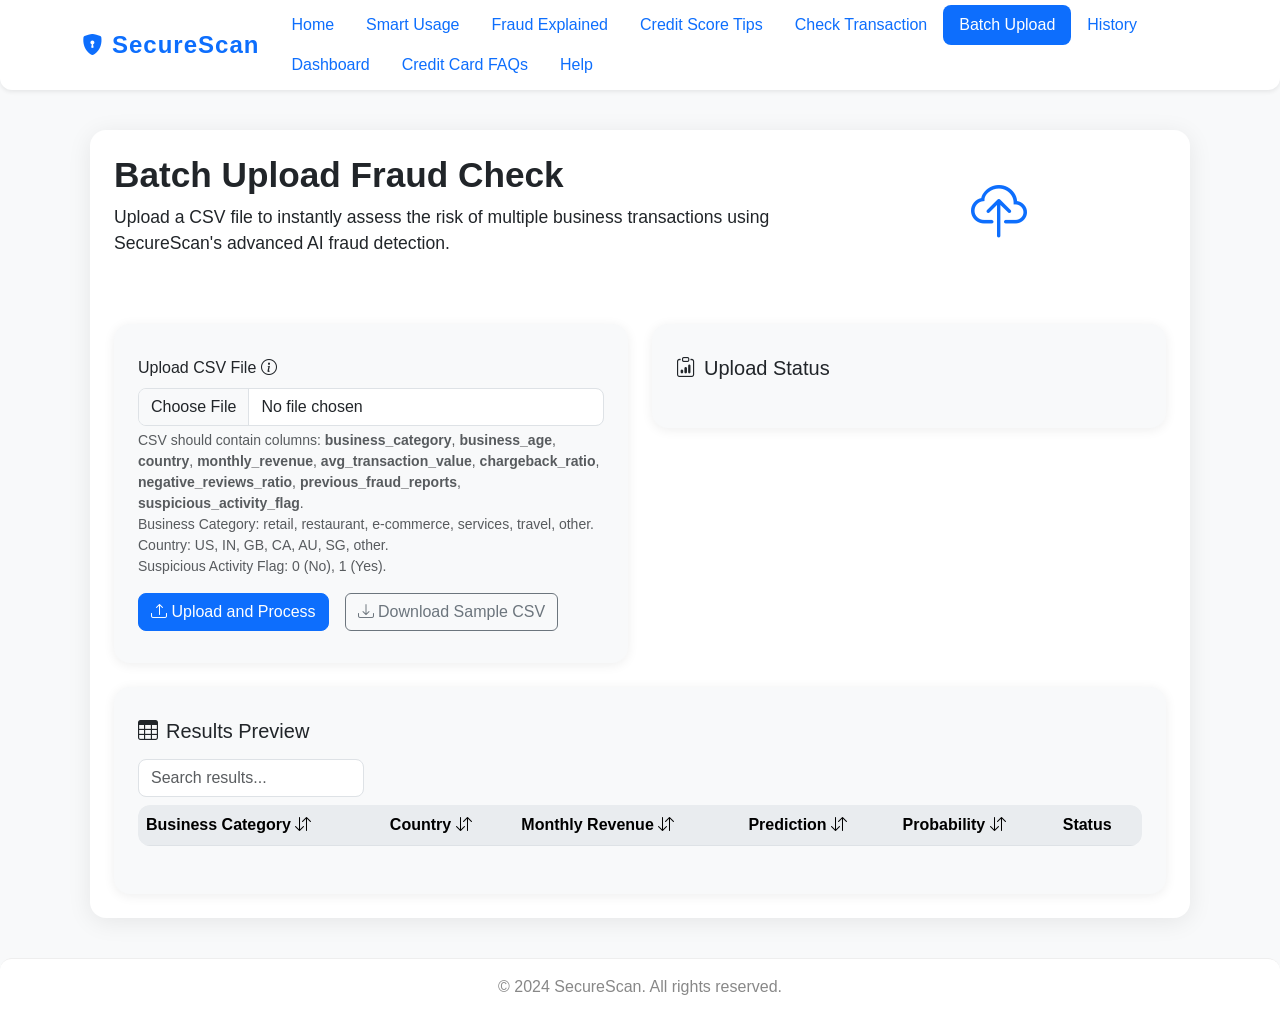
<file: Project/frontend/batch.html>
<!DOCTYPE html>
<html lang="en">
<head>
    <meta charset="UTF-8">
    <meta name="viewport" content="width=device-width, initial-scale=1.0">
    <title>SecureScan - Batch Upload</title>
    <link href="https://cdn.jsdelivr.net/npm/bootstrap@5.3.2/dist/css/bootstrap.min.css" rel="stylesheet">
    <link href="styles.css" rel="stylesheet">
    <link rel="stylesheet" href="https://cdn.jsdelivr.net/npm/bootstrap-icons@1.7.2/font/bootstrap-icons.css">
    <style>
        body { background: #f8f9fa; }
        .main-card { max-width: 1100px; margin: 40px auto; border-radius: 16px; box-shadow: 0 4px 24px rgba(0,0,0,0.08); background: #fff; }
        .footer { background: #fff; border-top: 1px solid #eee; padding: 1rem 0; text-align: center; color: #888; margin-top: 2rem; }
        .navbar-brand .bi { font-size: 1.3rem !important; }
        .navbar-brand { font-size: 1.5rem !important; padding-top: 0.2rem; padding-bottom: 0.2rem; }
        .navbar { padding-top: 0.3rem !important; padding-bottom: 0.3rem !important; }
        .hero-title { font-size: 2.2rem; font-weight: 700; margin-bottom: 0.7rem; }
        .hero-lead { font-size: 1.1rem; margin-bottom: 1.2rem; }
        .form-card, .status-card, .results-card { background: #f8f9fa; border-radius: 16px; box-shadow: 0 2px 12px rgba(0,0,0,0.07); padding: 2rem 1.5rem; margin-top: 1.5rem; }
        .form-label { font-weight: 500; }
        .btn-primary { min-width: 160px; }
        .results-card { margin-top: 2rem; }
        #backToTop { display:none; position:fixed; bottom:30px; right:30px; z-index:1050; background:#0d6efd; color:#fff; border:none; border-radius:50%; width:44px; height:44px; font-size:1.5rem; box-shadow:0 2px 8px rgba(0,0,0,0.12); }
        #backToTop:hover { background:#0b5ed7; }
        #spinnerOverlay { display:none; position:fixed; top:0; left:0; right:0; bottom:0; background:rgba(255,255,255,0.7); z-index:2000; align-items:center; justify-content:center; }
        @media (max-width: 992px) {
            .main-card { padding: 1.2rem 0.5rem !important; }
            .hero-title { font-size: 1.5rem; }
            .form-card, .status-card, .results-card { padding: 1rem 0.5rem; }
        }
    </style>
</head>
<body>
    <nav class="navbar navbar-expand-lg navbar-light bg-white shadow-sm mb-4">
        <div class="container">
            <span class="navbar-brand brand d-flex align-items-center">
                <i class="bi bi-shield-lock-fill me-2" style="font-size: 1.3rem; color: #0d6efd;" aria-label="SecureScan logo"></i>
                <span>SecureScan</span>
            </span>
            <button class="navbar-toggler" type="button" data-bs-toggle="collapse" data-bs-target="#navbarNav">
                <span class="navbar-toggler-icon"></span>
            </button>
            <div class="collapse navbar-collapse" id="navbarNav">
                <ul class="nav nav-pills">
                    <li class="nav-item"><a class="nav-link" href="index.html">Home</a></li>
                    <li class="nav-item"><a class="nav-link" href="smart_usage.html">Smart Usage</a></li>
                    <li class="nav-item"><a class="nav-link" href="fraud_explained.html">Fraud Explained</a></li>
                    <li class="nav-item"><a class="nav-link" href="credit_score.html">Credit Score Tips</a></li>
                    <li class="nav-item"><a class="nav-link" href="check.html">Check Transaction</a></li>
                    <li class="nav-item"><a class="nav-link active" href="batch.html">Batch Upload</a></li>
                    <li class="nav-item"><a class="nav-link" href="history.html">History</a></li>
                    <li class="nav-item"><a class="nav-link" href="dashboard.html">Dashboard</a></li>
                    <li class="nav-item"><a class="nav-link" href="credit_faq.html">Credit Card FAQs</a></li>
                    <li class="nav-item"><a class="nav-link" href="help.html">Help</a></li>
                </ul>
            </div>
        </div>
    </nav>
    <div class="container main-card p-4">
        <!-- Hero Section -->
        <div class="row align-items-center mb-4">
            <div class="col-md-8">
                <h1 class="hero-title mb-2">Batch Upload Fraud Check</h1>
                <p class="hero-lead">Upload a CSV file to instantly assess the risk of multiple business transactions using SecureScan's advanced AI fraud detection.</p>
            </div>
            <div class="col-md-4 text-center">
                <i class="bi bi-cloud-upload" style="font-size:3.5rem;color:#0d6efd;"></i>
            </div>
        </div>
        <!-- Form and Status Row -->
        <div class="row g-4">
            <div class="col-lg-6">
                <div class="form-card">
                    <form id="uploadForm">
                        <div class="mb-3">
                            <label for="csvFile" class="form-label">Upload CSV File <i class="bi bi-info-circle" data-bs-toggle="tooltip" title="CSV must include all required columns. See below for details."></i></label>
                            <input type="file" class="form-control" id="csvFile" accept=".csv" required aria-label="Upload CSV file">
                            <div class="form-text">
                                CSV should contain columns: <strong>business_category</strong>, <strong>business_age</strong>, <strong>country</strong>, <strong>monthly_revenue</strong>, <strong>avg_transaction_value</strong>, <strong>chargeback_ratio</strong>, <strong>negative_reviews_ratio</strong>, <strong>previous_fraud_reports</strong>, <strong>suspicious_activity_flag</strong>.<br>
                                <span class="text-muted">Business Category: retail, restaurant, e-commerce, services, travel, other.<br>Country: US, IN, GB, CA, AU, SG, other.<br>Suspicious Activity Flag: 0 (No), 1 (Yes).</span>
                            </div>
                            <div class="invalid-feedback" id="fileError">Please select a valid CSV file.</div>
                        </div>
                        <div class="d-grid gap-2 d-md-flex justify-content-md-start mt-3">
                            <button type="submit" class="btn btn-primary" id="uploadBtn">
                                <i class="bi bi-upload"></i> Upload and Process
                            </button>
                            <button type="button" class="btn btn-outline-secondary ms-2" id="downloadSample" aria-label="Download sample CSV">
                                <i class="bi bi-download"></i> Download Sample CSV
                            </button>
                        </div>
                    </form>
                </div>
            </div>
            <div class="col-lg-6">
                <div class="status-card">
                    <h5 class="mb-3"><i class="bi bi-clipboard-data me-2"></i>Upload Status</h5>
                    <div id="uploadStatus" class="d-none">
                        <div class="progress mb-3">
                            <div class="progress-bar progress-bar-striped progress-bar-animated" role="progressbar" style="width: 0%"></div>
                        </div>
                        <p class="mb-0" id="statusText">Processing...</p>
                    </div>
                    <div id="uploadResult" class="d-none mt-3">
                        <h6>Results</h6>
                        <p>Total Processed: <span id="totalProcessed"></span></p>
                        <p>Success Rate: <span id="successRate"></span></p>
                        <button class="btn btn-success btn-sm" id="downloadResults">
                            <i class="bi bi-download"></i> Download Results
                        </button>
                    </div>
                </div>
            </div>
        </div>
        <!-- Results Preview -->
        <div class="results-card mt-4">
            <h5 class="mb-3"><i class="bi bi-table me-2"></i>Results Preview</h5>
            <div class="d-flex justify-content-between align-items-center mb-2">
                <input type="text" class="form-control w-auto" id="resultsSearch" placeholder="Search results..." aria-label="Search batch results" style="max-width: 250px;">
            </div>
            <div class="table-responsive">
                <table class="table table-striped" id="resultsTable">
                    <thead>
                        <tr>
                            <th role="button" tabindex="0" aria-label="Sort by Business Category" data-sort="business_category">Business Category <i class="bi bi-arrow-down-up"></i></th>
                            <th role="button" tabindex="0" aria-label="Sort by Country" data-sort="country">Country <i class="bi bi-arrow-down-up"></i></th>
                            <th role="button" tabindex="0" aria-label="Sort by Monthly Revenue" data-sort="monthly_revenue">Monthly Revenue <i class="bi bi-arrow-down-up"></i></th>
                            <th role="button" tabindex="0" aria-label="Sort by Prediction" data-sort="prediction">Prediction <i class="bi bi-arrow-down-up"></i></th>
                            <th role="button" tabindex="0" aria-label="Sort by Probability" data-sort="probability">Probability <i class="bi bi-arrow-down-up"></i></th>
                            <th>Status</th>
                        </tr>
                    </thead>
                    <tbody></tbody>
                </table>
            </div>
        </div>
    </div>
    <div class="footer">&copy; 2024 SecureScan. All rights reserved.</div>
    <!-- Toast Container -->
    <div class="toast-container" id="toastContainer" aria-live="polite"></div>
    <!-- Spinner Overlay -->
    <div id="spinnerOverlay" style="display:none; position:fixed; top:0; left:0; right:0; bottom:0; background:rgba(255,255,255,0.7); z-index:2000; align-items:center; justify-content:center;">
      <div class="spinner-border text-primary" role="status"><span class="visually-hidden">Loading...</span></div>
    </div>
    <button id="backToTop" title="Back to Top" onclick="window.scrollTo({top:0,behavior:'smooth'});"><i class="bi bi-arrow-up"></i></button>
    <script src="https://cdn.jsdelivr.net/npm/bootstrap@5.3.2/dist/js/bootstrap.bundle.min.js"></script>
    <script>
    function showSpinner(show=true) {
      var spinner = document.getElementById('spinnerOverlay');
      if (spinner) spinner.style.display = show ? 'flex' : 'none';
    }
    function showToast(message, type = 'info') {
        const toastId = 'toast' + Date.now();
        const icon = type === 'success' ? 'bi-check-circle-fill' : type === 'error' ? 'bi-exclamation-triangle-fill' : 'bi-info-circle-fill';
        const bg = type === 'success' ? 'bg-success' : type === 'error' ? 'bg-danger' : 'bg-primary';
        const toast = document.createElement('div');
        toast.className = `toast align-items-center text-white ${bg}`;
        toast.id = toastId;
        toast.setAttribute('role', 'alert');
        toast.setAttribute('aria-live', 'assertive');
        toast.setAttribute('aria-atomic', 'true');
        toast.innerHTML = `
            <div class="d-flex">
                <div class="toast-body"><i class="bi ${icon} me-2"></i>${message}</div>
                <button type="button" class="btn-close btn-close-white me-2 m-auto" data-bs-dismiss="toast" aria-label="Close"></button>
            </div>
        `;
        document.getElementById('toastContainer').appendChild(toast);
        const bsToast = new bootstrap.Toast(toast, { delay: 3500 });
        bsToast.show();
        toast.addEventListener('hidden.bs.toast', () => toast.remove());
    }
    // Back to Top logic
    window.addEventListener('scroll', function() {
      document.getElementById('backToTop').style.display = window.scrollY > 200 ? 'block' : 'none';
    });
    // Enable Bootstrap tooltips
    var tooltipTriggerList = [].slice.call(document.querySelectorAll('[data-bs-toggle="tooltip"]'));
    tooltipTriggerList.forEach(function (tooltipTriggerEl) {
      new bootstrap.Tooltip(tooltipTriggerEl);
    });
    // Sample CSV download
    document.getElementById('downloadSample').addEventListener('click', function() {
        const headers = [
            'business_category','business_age','country','monthly_revenue','avg_transaction_value','chargeback_ratio','negative_reviews_ratio','previous_fraud_reports','suspicious_activity_flag'
        ];
        const sample = [
            'retail', '5', 'US', '10000', '100', '0.01', '0.02', '0', '0'
        ];
        const csv = headers.join(',') + '\n' + sample.join(',');
        const blob = new Blob([csv], { type: 'text/csv' });
        const url = window.URL.createObjectURL(blob);
        const a = document.createElement('a');
        a.href = url;
        a.download = 'sample_batch_upload.csv';
        document.body.appendChild(a);
        a.click();
        document.body.removeChild(a);
        window.URL.revokeObjectURL(url);
    });
    // Table sorting and searching for batch results
    let batchTableData = [];
    let batchSortCol = 'business_category';
    let batchSortDir = 'asc';
    function renderBatchTable(data) {
        const tbody = document.getElementById('resultsTable').querySelector('tbody');
        tbody.innerHTML = '';
        data.forEach(r => {
            const tr = document.createElement('tr');
            tr.innerHTML = `
                <td>${r.business_category || '-'}</td>
                <td>${r.country || '-'}</td>
                <td>${r.monthly_revenue || '-'}</td>
                <td>${r.prediction !== undefined ? (r.prediction ? 'Fraud' : 'Safe') : '-'}</td>
                <td>${r.probability !== undefined ? (r.probability * 100).toFixed(1) + '%' : '-'}</td>
                <td>${r.error ? `<span class="text-danger">${r.error}</span>` : `<span class="text-success">Success</span>`}</td>
            `;
            tr.classList.add('new-row');
            tbody.appendChild(tr);
        });
    }
    function sortBatchTable(col) {
        if (batchSortCol === col) batchSortDir = batchSortDir === 'asc' ? 'desc' : 'asc';
        else { batchSortCol = col; batchSortDir = 'asc'; }
        batchTableData.sort((a, b) => {
            let v1 = a.input?.[col] ?? '', v2 = b.input?.[col] ?? '';
            if (col === 'prediction') { v1 = a.prediction ?? ''; v2 = b.prediction ?? ''; }
            if (col === 'probability') { v1 = a.probability ?? 0; v2 = b.probability ?? 0; }
            if (typeof v1 === 'string') v1 = v1.toLowerCase();
            if (typeof v2 === 'string') v2 = v2.toLowerCase();
            if (v1 < v2) return batchSortDir === 'asc' ? -1 : 1;
            if (v1 > v2) return batchSortDir === 'asc' ? 1 : -1;
            return 0;
        });
        renderBatchTable(batchTableData);
    }
    document.querySelectorAll('#resultsTable thead th[data-sort]').forEach(th => {
        th.addEventListener('click', () => sortBatchTable(th.dataset.sort));
        th.addEventListener('keydown', e => { if (e.key === 'Enter') sortBatchTable(th.dataset.sort); });
    });
    document.getElementById('resultsSearch').addEventListener('input', function() {
        const q = this.value.toLowerCase();
        renderBatchTable(batchTableData.filter(r =>
            Object.values(r.input || {}).some(val => String(val).toLowerCase().includes(q)) ||
            (r.prediction !== undefined && (r.prediction ? 'fraud' : 'safe').includes(q)) ||
            (r.error && r.error.toLowerCase().includes(q))
        ));
    });
    // Inline validation for file
    document.getElementById('uploadForm').addEventListener('submit', async (e) => {
        e.preventDefault();
        const fileInput = document.getElementById('csvFile');
        const file = fileInput.files[0];
        const fileError = document.getElementById('fileError');
        fileInput.classList.remove('is-invalid');
        fileError.style.display = 'none';
        if (!file || !file.name.endsWith('.csv')) {
            fileInput.classList.add('is-invalid');
            fileError.textContent = 'Please select a valid CSV file.';
            fileError.style.display = 'block';
            showToast('Please select a valid CSV file.', 'error');
            return;
        }
        showSpinner(true);
        const formData = new FormData();
        formData.append('file', file);
        // Show progress
        const uploadStatus = document.getElementById('uploadStatus');
        const uploadResult = document.getElementById('uploadResult');
        const progressBar = uploadStatus.querySelector('.progress-bar');
        const statusText = document.getElementById('statusText');
        uploadStatus.classList.remove('d-none');
        uploadResult.classList.add('d-none');
        progressBar.style.width = '0%';
        statusText.textContent = 'Processing file...';
        try {
            const response = await fetch('http://localhost:5000/batch_upload', {
                method: 'POST',
                body: formData
            });
            const data = await response.json();
            if (data.status === 'success') {
                progressBar.style.width = '100%';
                statusText.textContent = 'Processing complete!';
                // Update results
                batchTableData = data.results;
                renderBatchTable(batchTableData);
                // Show success message
                showToast('File processed successfully!', 'success');
                // Update result stats
                document.getElementById('totalProcessed').textContent = data.results.length;
                const successCount = data.results.filter(r => !r.error).length;
                document.getElementById('successRate').textContent = 
                    ((successCount / data.results.length) * 100).toFixed(1) + '%';
                uploadResult.classList.remove('d-none');
            } else {
                throw new Error(data.error || 'Failed to process file');
            }
        } catch (error) {
            statusText.textContent = 'Error processing file';
            showToast(error.message, 'error');
        } finally {
            showSpinner(false);
        }
    });
    document.getElementById('downloadResults').addEventListener('click', () => {
        const table = document.getElementById('resultsTable');
        const rows = Array.from(table.querySelectorAll('tr'));
        const csvContent = rows.map(row => {
            return Array.from(row.cells)
                .map(cell => `"${cell.textContent.trim()}"`)
                .join(',');
        }).join('\n');
        const blob = new Blob([csvContent], { type: 'text/csv' });
        const url = window.URL.createObjectURL(blob);
        const a = document.createElement('a');
        a.href = url;
        a.download = `fraud_detection_results_${new Date().toISOString().slice(0,10)}.csv`;
        document.body.appendChild(a);
        a.click();
        document.body.removeChild(a);
        window.URL.revokeObjectURL(url);
    });
    </script>
</body>
</html>
</file>
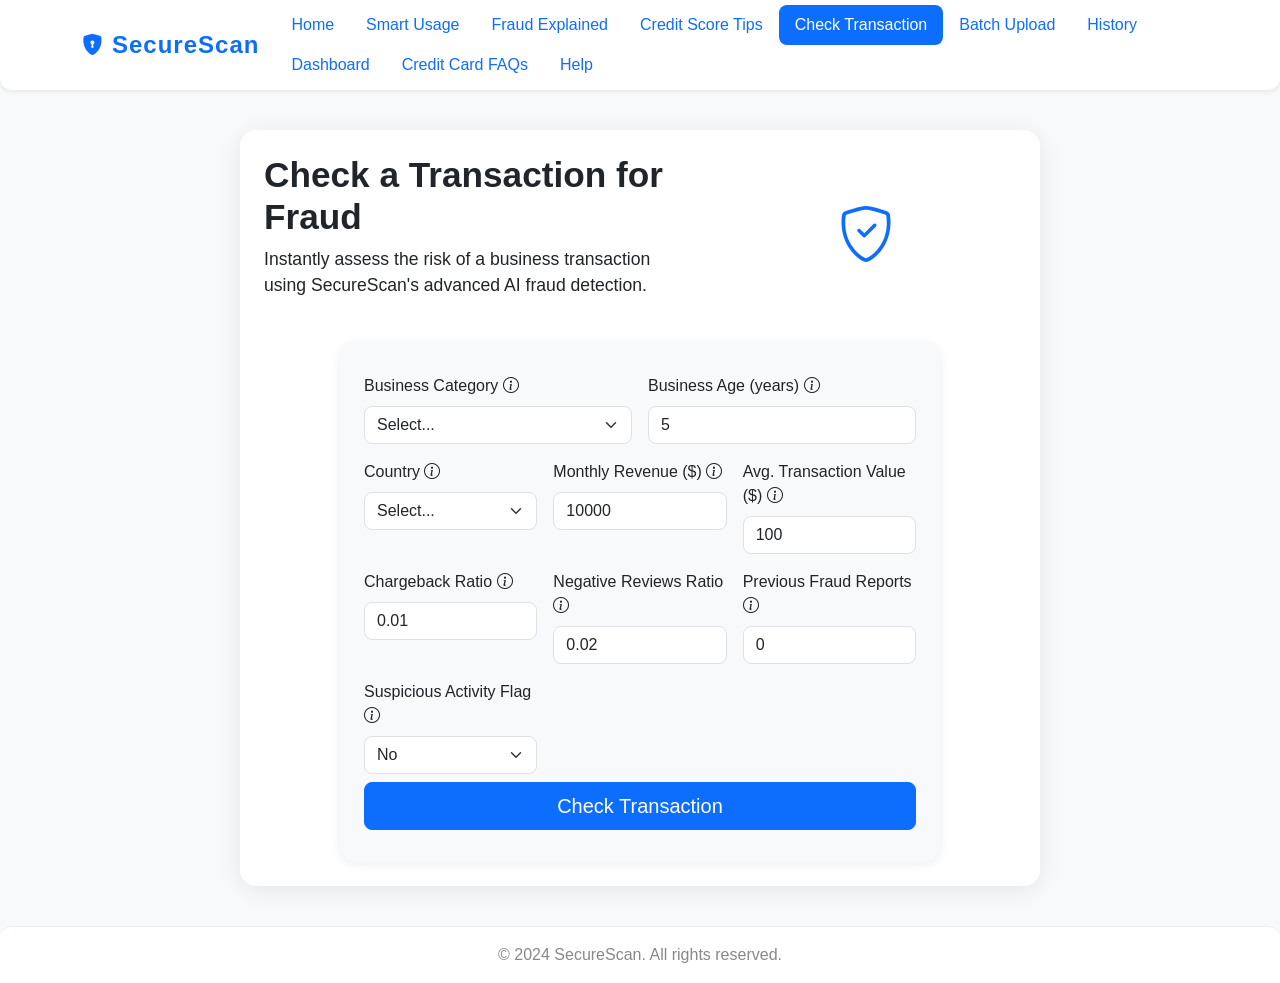
<file: Project/frontend/check.html>
<!DOCTYPE html>
<html lang="en">
<head>
    <meta charset="UTF-8">
    <meta name="viewport" content="width=device-width, initial-scale=1.0">
    <title>SecureScan - Check Transaction</title>
    <link href="https://cdn.jsdelivr.net/npm/bootstrap@5.3.2/dist/css/bootstrap.min.css" rel="stylesheet">
    <link href="styles.css" rel="stylesheet">
    <link rel="stylesheet" href="https://cdn.jsdelivr.net/npm/bootstrap-icons@1.7.2/font/bootstrap-icons.css">
    <style>
        body { background: #f8f9fa; }
        .main-card { max-width: 800px; margin: 40px auto; border-radius: 16px; box-shadow: 0 4px 24px rgba(0,0,0,0.08); background: #fff; }
        .footer { background: #fff; border-top: 1px solid #eee; padding: 1rem 0; text-align: center; color: #888; margin-top: 2rem; }
        .navbar-brand .bi { font-size: 1.3rem !important; }
        .navbar-brand { font-size: 1.5rem !important; padding-top: 0.2rem; padding-bottom: 0.2rem; }
        .navbar { padding-top: 0.3rem !important; padding-bottom: 0.3rem !important; }
        .hero-title { font-size: 2.2rem; font-weight: 700; margin-bottom: 0.7rem; }
        .hero-lead { font-size: 1.1rem; margin-bottom: 1.2rem; }
        .form-card { background: #f8f9fa; border-radius: 16px; box-shadow: 0 2px 12px rgba(0,0,0,0.07); padding: 2rem 1.5rem; margin-top: 1.5rem; }
        .form-label { font-weight: 500; }
        .btn-primary { min-width: 160px; }
        @media (max-width: 768px) {
            .main-card { padding: 1.2rem 0.5rem !important; }
            .hero-title { font-size: 1.5rem; }
            .form-card { padding: 1rem 0.5rem; }
        }
    </style>
</head>
<body>
    <nav class="navbar navbar-expand-lg navbar-light bg-white shadow-sm mb-4">
        <div class="container">
            <span class="navbar-brand brand d-flex align-items-center">
                <i class="bi bi-shield-lock-fill me-2" style="font-size: 1.3rem; color: #0d6efd;" aria-label="SecureScan logo"></i>
                <span>SecureScan</span>
            </span>
            <button class="navbar-toggler" type="button" data-bs-toggle="collapse" data-bs-target="#navbarNav">
                <span class="navbar-toggler-icon"></span>
            </button>
            <div class="collapse navbar-collapse" id="navbarNav">
                <ul class="nav nav-pills">
                    <li class="nav-item"><a class="nav-link" href="index.html">Home</a></li>
                    <li class="nav-item"><a class="nav-link" href="smart_usage.html">Smart Usage</a></li>
                    <li class="nav-item"><a class="nav-link" href="fraud_explained.html">Fraud Explained</a></li>
                    <li class="nav-item"><a class="nav-link" href="credit_score.html">Credit Score Tips</a></li>
                    <li class="nav-item"><a class="nav-link active" href="check.html">Check Transaction</a></li>
                    <li class="nav-item"><a class="nav-link" href="batch.html">Batch Upload</a></li>
                    <li class="nav-item"><a class="nav-link" href="history.html">History</a></li>
                    <li class="nav-item"><a class="nav-link" href="dashboard.html">Dashboard</a></li>
                    <li class="nav-item"><a class="nav-link" href="credit_faq.html">Credit Card FAQs</a></li>
                    <li class="nav-item"><a class="nav-link" href="help.html">Help</a></li>
                </ul>
            </div>
        </div>
    </nav>
    <div class="container main-card p-4">
        <!-- Hero Section -->
        <div class="row align-items-center mb-4">
            <div class="col-md-7">
                <h1 class="hero-title mb-2">Check a Transaction for Fraud</h1>
                <p class="hero-lead">Instantly assess the risk of a business transaction using SecureScan's advanced AI fraud detection.</p>
            </div>
            <div class="col-md-5 text-center">
                <i class="bi bi-shield-check" style="font-size:3.5rem;color:#0d6efd;"></i>
            </div>
        </div>
        <!-- Form Card -->
        <div class="form-card mx-auto" style="max-width:600px;">
            <form id="fraudForm" class="row g-3">
                <div class="col-md-6">
                    <label for="business_category" class="form-label">Business Category <i class="bi bi-info-circle" data-bs-toggle="tooltip" title="E.g. retail, restaurant, e-commerce, etc."></i></label>
                    <select class="form-select" id="business_category" required>
                        <option value="">Select...</option>
                        <option value="retail">Retail</option>
                        <option value="restaurant">Restaurant</option>
                        <option value="e-commerce">E-commerce</option>
                        <option value="services">Services</option>
                        <option value="travel">Travel</option>
                        <option value="other">Other</option>
                    </select>
                    <div class="invalid-feedback">Please select a business category.</div>
                </div>
                <div class="col-md-6">
                    <label for="business_age" class="form-label">Business Age (years) <i class="bi bi-info-circle" data-bs-toggle="tooltip" title="How many years has the business operated?"></i></label>
                    <input type="number" class="form-control" id="business_age" required min="0" value="5">
                    <div class="invalid-feedback">Please enter a valid business age.</div>
                </div>
                <div class="col-md-4">
                    <label for="country" class="form-label">Country <i class="bi bi-info-circle" data-bs-toggle="tooltip" title="Country code, e.g. US, IN, GB, etc."></i></label>
                    <select class="form-select" id="country" required>
                        <option value="">Select...</option>
                        <option value="US">United States</option>
                        <option value="IN">India</option>
                        <option value="GB">United Kingdom</option>
                        <option value="CA">Canada</option>
                        <option value="AU">Australia</option>
                        <option value="SG">Singapore</option>
                        <option value="other">Other</option>
                    </select>
                    <div class="invalid-feedback">Please select a country.</div>
                </div>
                <div class="col-md-4">
                    <label for="monthly_revenue" class="form-label">Monthly Revenue ($) <i class="bi bi-info-circle" data-bs-toggle="tooltip" title="Total monthly revenue in USD."></i></label>
                    <input type="number" class="form-control" id="monthly_revenue" required min="0" value="10000">
                    <div class="invalid-feedback">Please enter a valid revenue.</div>
                </div>
                <div class="col-md-4">
                    <label for="avg_transaction_value" class="form-label">Avg. Transaction Value ($) <i class="bi bi-info-circle" data-bs-toggle="tooltip" title="Average value per transaction in USD."></i></label>
                    <input type="number" class="form-control" id="avg_transaction_value" required min="0" value="100">
                    <div class="invalid-feedback">Please enter a valid value.</div>
                </div>
                <div class="col-md-4">
                    <label for="chargeback_ratio" class="form-label">Chargeback Ratio <i class="bi bi-info-circle" data-bs-toggle="tooltip" title="Ratio of chargebacks (0-1). E.g. 0.01 for 1%."></i></label>
                    <input type="number" class="form-control" id="chargeback_ratio" required min="0" max="1" step="0.01" value="0.01">
                    <div class="invalid-feedback">Please enter a value between 0 and 1.</div>
                </div>
                <div class="col-md-4">
                    <label for="negative_reviews_ratio" class="form-label">Negative Reviews Ratio <i class="bi bi-info-circle" data-bs-toggle="tooltip" title="Ratio of negative reviews (0-1). E.g. 0.02 for 2%."></i></label>
                    <input type="number" class="form-control" id="negative_reviews_ratio" required min="0" max="1" step="0.01" value="0.02">
                    <div class="invalid-feedback">Please enter a value between 0 and 1.</div>
                </div>
                <div class="col-md-4">
                    <label for="previous_fraud_reports" class="form-label">Previous Fraud Reports <i class="bi bi-info-circle" data-bs-toggle="tooltip" title="Number of previous fraud reports."></i></label>
                    <input type="number" class="form-control" id="previous_fraud_reports" required min="0" value="0">
                    <div class="invalid-feedback">Please enter a valid number.</div>
                </div>
                <div class="col-md-4">
                    <label for="suspicious_activity_flag" class="form-label">Suspicious Activity Flag <i class="bi bi-info-circle" data-bs-toggle="tooltip" title="Has suspicious activity been flagged? (Yes/No)"></i></label>
                    <select class="form-select" id="suspicious_activity_flag" required>
                        <option value="0">No</option>
                        <option value="1">Yes</option>
                    </select>
                    <div class="invalid-feedback">Please select an option.</div>
                </div>
                <div class="col-12 d-grid gap-2 mt-2">
                    <button type="submit" class="btn btn-primary btn-lg">Check Transaction</button>
                </div>
            </form>
            <div id="result" class="alert mt-4 d-none"></div>
        </div>
    </div>
    <div class="footer">&copy; 2024 SecureScan. All rights reserved.</div>
    <!-- Toast Container -->
    <div class="toast-container" id="toastContainer" aria-live="polite"></div>
    <!-- Spinner Overlay -->
    <div id="spinnerOverlay" style="display:none; position:fixed; top:0; left:0; right:0; bottom:0; background:rgba(255,255,255,0.7); z-index:2000; align-items:center; justify-content:center;">
      <div class="spinner-border text-primary" role="status"><span class="visually-hidden">Loading...</span></div>
    </div>
    <script src="https://cdn.jsdelivr.net/npm/bootstrap@5.3.2/dist/js/bootstrap.bundle.min.js"></script>
    <script>
    function showSpinner(show=true) {
      var spinner = document.getElementById('spinnerOverlay');
      if (spinner) spinner.style.display = show ? 'flex' : 'none';
    }
    function showToast(message, type = 'info') {
        const toastId = 'toast' + Date.now();
        const icon = type === 'success' ? 'bi-check-circle-fill' : type === 'error' ? 'bi-exclamation-triangle-fill' : 'bi-info-circle-fill';
        const bg = type === 'success' ? 'bg-success' : type === 'error' ? 'bg-danger' : 'bg-primary';
        const toast = document.createElement('div');
        toast.className = `toast align-items-center text-white ${bg}`;
        toast.id = toastId;
        toast.setAttribute('role', 'alert');
        toast.setAttribute('aria-live', 'assertive');
        toast.setAttribute('aria-atomic', 'true');
        toast.innerHTML = `
            <div class="d-flex">
                <div class="toast-body"><i class="bi ${icon} me-2"></i>${message}</div>
                <button type="button" class="btn-close btn-close-white me-2 m-auto" data-bs-dismiss="toast" aria-label="Close"></button>
            </div>
        `;
        document.getElementById('toastContainer').appendChild(toast);
        const bsToast = new bootstrap.Toast(toast, { delay: 3500 });
        bsToast.show();
        toast.addEventListener('hidden.bs.toast', () => toast.remove());
    }
    document.getElementById('fraudForm').addEventListener('submit', async function(e) {
        e.preventDefault();
        let valid = true;
        const form = e.target;
        form.querySelectorAll('input,select').forEach(el => {
          if (!el.checkValidity()) {
            el.classList.add('is-invalid');
            valid = false;
          } else {
            el.classList.remove('is-invalid');
          }
        });
        if (!valid) return;
        showSpinner(true);
        const resultDiv = document.getElementById('result');
        resultDiv.classList.remove('d-none');
        const data = {
            business_category: document.getElementById('business_category').value,
            business_age: parseInt(document.getElementById('business_age').value),
            country: document.getElementById('country').value,
            monthly_revenue: parseFloat(document.getElementById('monthly_revenue').value),
            avg_transaction_value: parseFloat(document.getElementById('avg_transaction_value').value),
            chargeback_ratio: parseFloat(document.getElementById('chargeback_ratio').value),
            negative_reviews_ratio: parseFloat(document.getElementById('negative_reviews_ratio').value),
            previous_fraud_reports: parseInt(document.getElementById('previous_fraud_reports').value),
            suspicious_activity_flag: parseInt(document.getElementById('suspicious_activity_flag').value)
        };
        try {
            const response = await fetch('http://127.0.0.1:5000/check_merchant', {
                method: 'POST',
                headers: { 'Content-Type': 'application/json' },
                body: JSON.stringify(data)
            });
            const res = await response.json();
            if (response.ok) {
                resultDiv.classList.remove('d-none');
                resultDiv.className = 'alert mt-4 ' + (res.prediction === 1 ? 'alert-danger' : 'alert-success');
                resultDiv.innerHTML = `<strong>${res.message}</strong><br>Fraud Probability: ${(res.probability*100).toFixed(2)}%`;
                showToast('Transaction checked successfully!', 'success');
            } else {
                resultDiv.classList.remove('d-none');
                resultDiv.className = 'alert mt-4 alert-warning';
                resultDiv.textContent = res.error || res.message || 'Error occurred.';
                showToast(res.error || res.message || 'Error occurred.', 'error');
            }
        } catch (err) {
            resultDiv.classList.remove('d-none');
            resultDiv.className = 'alert mt-4 alert-warning';
            resultDiv.textContent = 'Server error. Please try again.';
            showToast('Server error. Please try again.', 'error');
        } finally {
            showSpinner(false);
        }
    });
    // Enable Bootstrap tooltips
    var tooltipTriggerList = [].slice.call(document.querySelectorAll('[data-bs-toggle=\"tooltip\"]'));
    tooltipTriggerList.forEach(function (tooltipTriggerEl) {
      new bootstrap.Tooltip(tooltipTriggerEl);
    });
    </script>
</body>
</html>
</file>
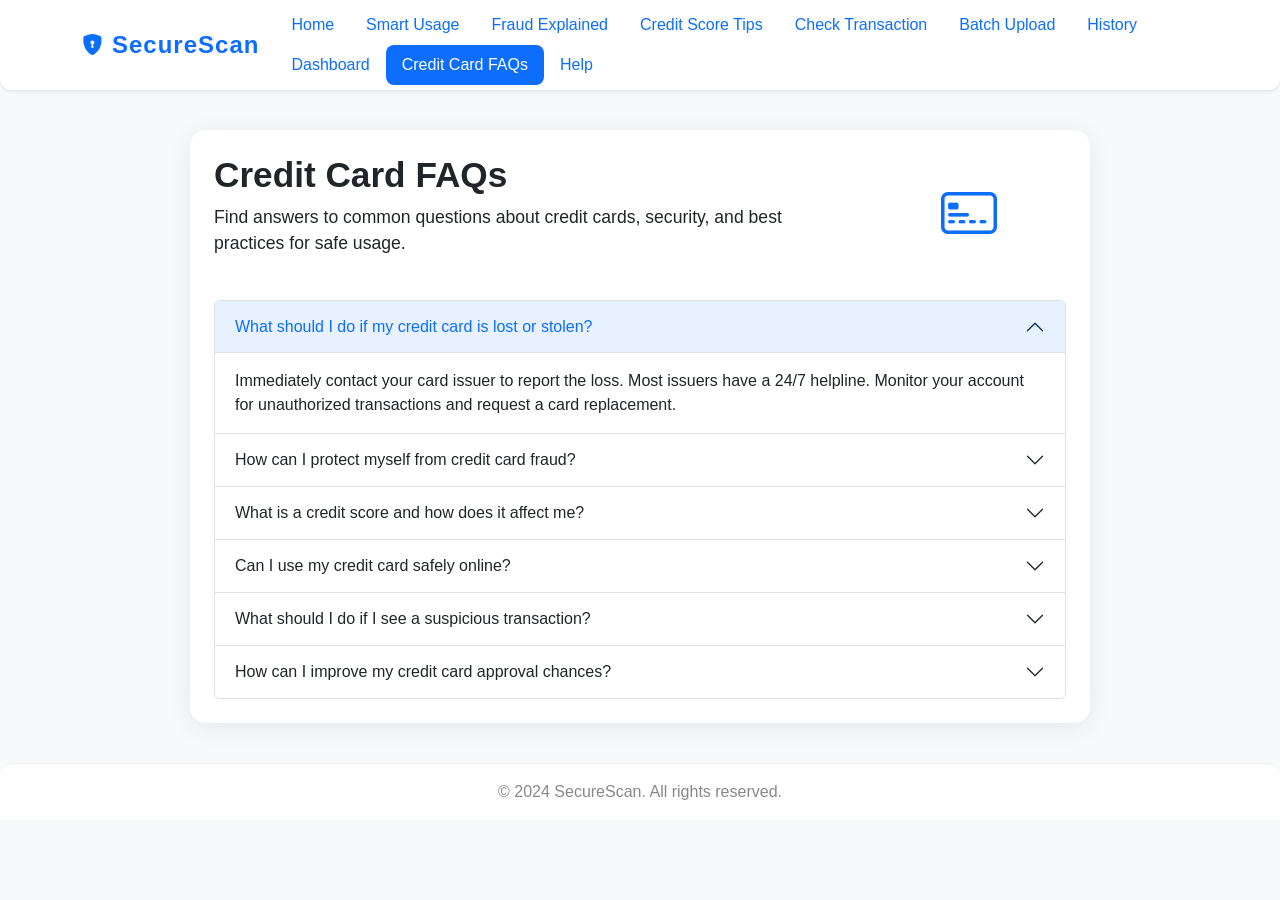
<file: Project/frontend/credit_faq.html>
<!DOCTYPE html>
<html lang="en">
<head>
    <meta charset="UTF-8">
    <meta name="viewport" content="width=device-width, initial-scale=1.0">
    <title>SecureScan - Credit Card FAQs</title>
    <link href="https://cdn.jsdelivr.net/npm/bootstrap@5.3.2/dist/css/bootstrap.min.css" rel="stylesheet">
    <link href="styles.css" rel="stylesheet">
    <link rel="stylesheet" href="https://cdn.jsdelivr.net/npm/bootstrap-icons@1.7.2/font/bootstrap-icons.css">
    <style>
        body { background: #f8f9fa; }
        .main-card { max-width: 900px; margin: 40px auto; border-radius: 16px; box-shadow: 0 4px 24px rgba(0,0,0,0.08); background: #fff; }
        .footer { background: #fff; border-top: 1px solid #eee; padding: 1rem 0; text-align: center; color: #888; margin-top: 2rem; }
        .navbar-brand .bi { font-size: 1.3rem !important; }
        .navbar-brand { font-size: 1.5rem !important; padding-top: 0.2rem; padding-bottom: 0.2rem; }
        .navbar { padding-top: 0.3rem !important; padding-bottom: 0.3rem !important; }
        .hero-title { font-size: 2.2rem; font-weight: 700; margin-bottom: 0.7rem; }
        .hero-lead { font-size: 1.1rem; margin-bottom: 1.2rem; }
        .faq-icon { font-size: 3.5rem; color: #0d6efd; }
        .accordion-button:not(.collapsed) { color: #0d6efd; background: #e7f1ff; }
        @media (max-width: 992px) {
            .main-card { padding: 1.2rem 0.5rem !important; }
            .hero-title { font-size: 1.5rem; }
        }
    </style>
</head>
<body>
    <nav class="navbar navbar-expand-lg navbar-light bg-white shadow-sm mb-4">
        <div class="container">
            <span class="navbar-brand brand d-flex align-items-center">
                <i class="bi bi-shield-lock-fill me-2" style="font-size: 1.3rem; color: #0d6efd;" aria-label="SecureScan logo"></i>
                <span>SecureScan</span>
            </span>
            <button class="navbar-toggler" type="button" data-bs-toggle="collapse" data-bs-target="#navbarNav">
                <span class="navbar-toggler-icon"></span>
            </button>
            <div class="collapse navbar-collapse" id="navbarNav">
                <ul class="nav nav-pills">
                    <li class="nav-item"><a class="nav-link" href="index.html">Home</a></li>
                    <li class="nav-item"><a class="nav-link" href="smart_usage.html">Smart Usage</a></li>
                    <li class="nav-item"><a class="nav-link" href="fraud_explained.html">Fraud Explained</a></li>
                    <li class="nav-item"><a class="nav-link" href="credit_score.html">Credit Score Tips</a></li>
                    <li class="nav-item"><a class="nav-link" href="check.html">Check Transaction</a></li>
                    <li class="nav-item"><a class="nav-link" href="batch.html">Batch Upload</a></li>
                    <li class="nav-item"><a class="nav-link" href="history.html">History</a></li>
                    <li class="nav-item"><a class="nav-link" href="dashboard.html">Dashboard</a></li>
                    <li class="nav-item"><a class="nav-link active" href="credit_faq.html">Credit Card FAQs</a></li>
                    <li class="nav-item"><a class="nav-link" href="help.html">Help</a></li>
                </ul>
            </div>
        </div>
    </nav>

    <div class="container main-card p-4">
        <!-- Hero Section -->
        <div class="row align-items-center mb-4">
            <div class="col-md-9">
                <h1 class="hero-title mb-2">Credit Card FAQs</h1>
                <p class="hero-lead">Find answers to common questions about credit cards, security, and best practices for safe usage.</p>
            </div>
            <div class="col-md-3 text-center">
                <i class="bi bi-credit-card-2-front faq-icon"></i>
            </div>
        </div>

        <!-- FAQ Accordion -->
        <div class="accordion" id="faqAccordion">
            <div class="accordion-item">
                <h2 class="accordion-header" id="faq1">
                    <button class="accordion-button" type="button" data-bs-toggle="collapse" data-bs-target="#collapse1" aria-expanded="true" aria-controls="collapse1">
                        What should I do if my credit card is lost or stolen?
                    </button>
                </h2>
                <div id="collapse1" class="accordion-collapse collapse show" aria-labelledby="faq1" data-bs-parent="#faqAccordion">
                    <div class="accordion-body">
                        Immediately contact your card issuer to report the loss. Most issuers have a 24/7 helpline. Monitor your account for unauthorized transactions and request a card replacement.
                    </div>
                </div>
            </div>
            <div class="accordion-item">
                <h2 class="accordion-header" id="faq2">
                    <button class="accordion-button collapsed" type="button" data-bs-toggle="collapse" data-bs-target="#collapse2" aria-expanded="false" aria-controls="collapse2">
                        How can I protect myself from credit card fraud?
                    </button>
                </h2>
                <div id="collapse2" class="accordion-collapse collapse" aria-labelledby="faq2" data-bs-parent="#faqAccordion">
                    <div class="accordion-body">
                        Use strong, unique passwords for online banking, enable transaction alerts, never share your card details, and regularly review your statements for suspicious activity.
                    </div>
                </div>
            </div>
            <div class="accordion-item">
                <h2 class="accordion-header" id="faq3">
                    <button class="accordion-button collapsed" type="button" data-bs-toggle="collapse" data-bs-target="#collapse3" aria-expanded="false" aria-controls="collapse3">
                        What is a credit score and how does it affect me?
                    </button>
                </h2>
                <div id="collapse3" class="accordion-collapse collapse" aria-labelledby="faq3" data-bs-parent="#faqAccordion">
                    <div class="accordion-body">
                        A credit score is a number that represents your creditworthiness. Higher scores can help you get better loan terms. Pay bills on time, keep balances low, and avoid unnecessary credit inquiries to maintain a good score.
                    </div>
                </div>
            </div>
            <div class="accordion-item">
                <h2 class="accordion-header" id="faq4">
                    <button class="accordion-button collapsed" type="button" data-bs-toggle="collapse" data-bs-target="#collapse4" aria-expanded="false" aria-controls="collapse4">
                        Can I use my credit card safely online?
                    </button>
                </h2>
                <div id="collapse4" class="accordion-collapse collapse" aria-labelledby="faq4" data-bs-parent="#faqAccordion">
                    <div class="accordion-body">
                        Yes. Shop only on secure websites (look for HTTPS), avoid public Wi-Fi for transactions, and use virtual card numbers if your bank offers them.
                    </div>
                </div>
            </div>
            <div class="accordion-item">
                <h2 class="accordion-header" id="faq5">
                    <button class="accordion-button collapsed" type="button" data-bs-toggle="collapse" data-bs-target="#collapse5" aria-expanded="false" aria-controls="collapse5">
                        What should I do if I see a suspicious transaction?
                    </button>
                </h2>
                <div id="collapse5" class="accordion-collapse collapse" aria-labelledby="faq5" data-bs-parent="#faqAccordion">
                    <div class="accordion-body">
                        Contact your card issuer immediately to dispute the transaction. Most banks offer zero liability protection for unauthorized charges if reported promptly.
                    </div>
                </div>
            </div>
            <div class="accordion-item">
                <h2 class="accordion-header" id="faq6">
                    <button class="accordion-button collapsed" type="button" data-bs-toggle="collapse" data-bs-target="#collapse6" aria-expanded="false" aria-controls="collapse6">
                        How can I improve my credit card approval chances?
                    </button>
                </h2>
                <div id="collapse6" class="accordion-collapse collapse" aria-labelledby="faq6" data-bs-parent="#faqAccordion">
                    <div class="accordion-body">
                        Maintain a good credit score, pay bills on time, reduce existing debt, and avoid applying for multiple cards in a short period.
                    </div>
                </div>
            </div>
        </div>
    </div>

    <div class="footer">&copy; 2024 SecureScan. All rights reserved.</div>
    <script src="https://cdn.jsdelivr.net/npm/bootstrap@5.3.2/dist/js/bootstrap.bundle.min.js"></script>
</body>
</html>
</file>
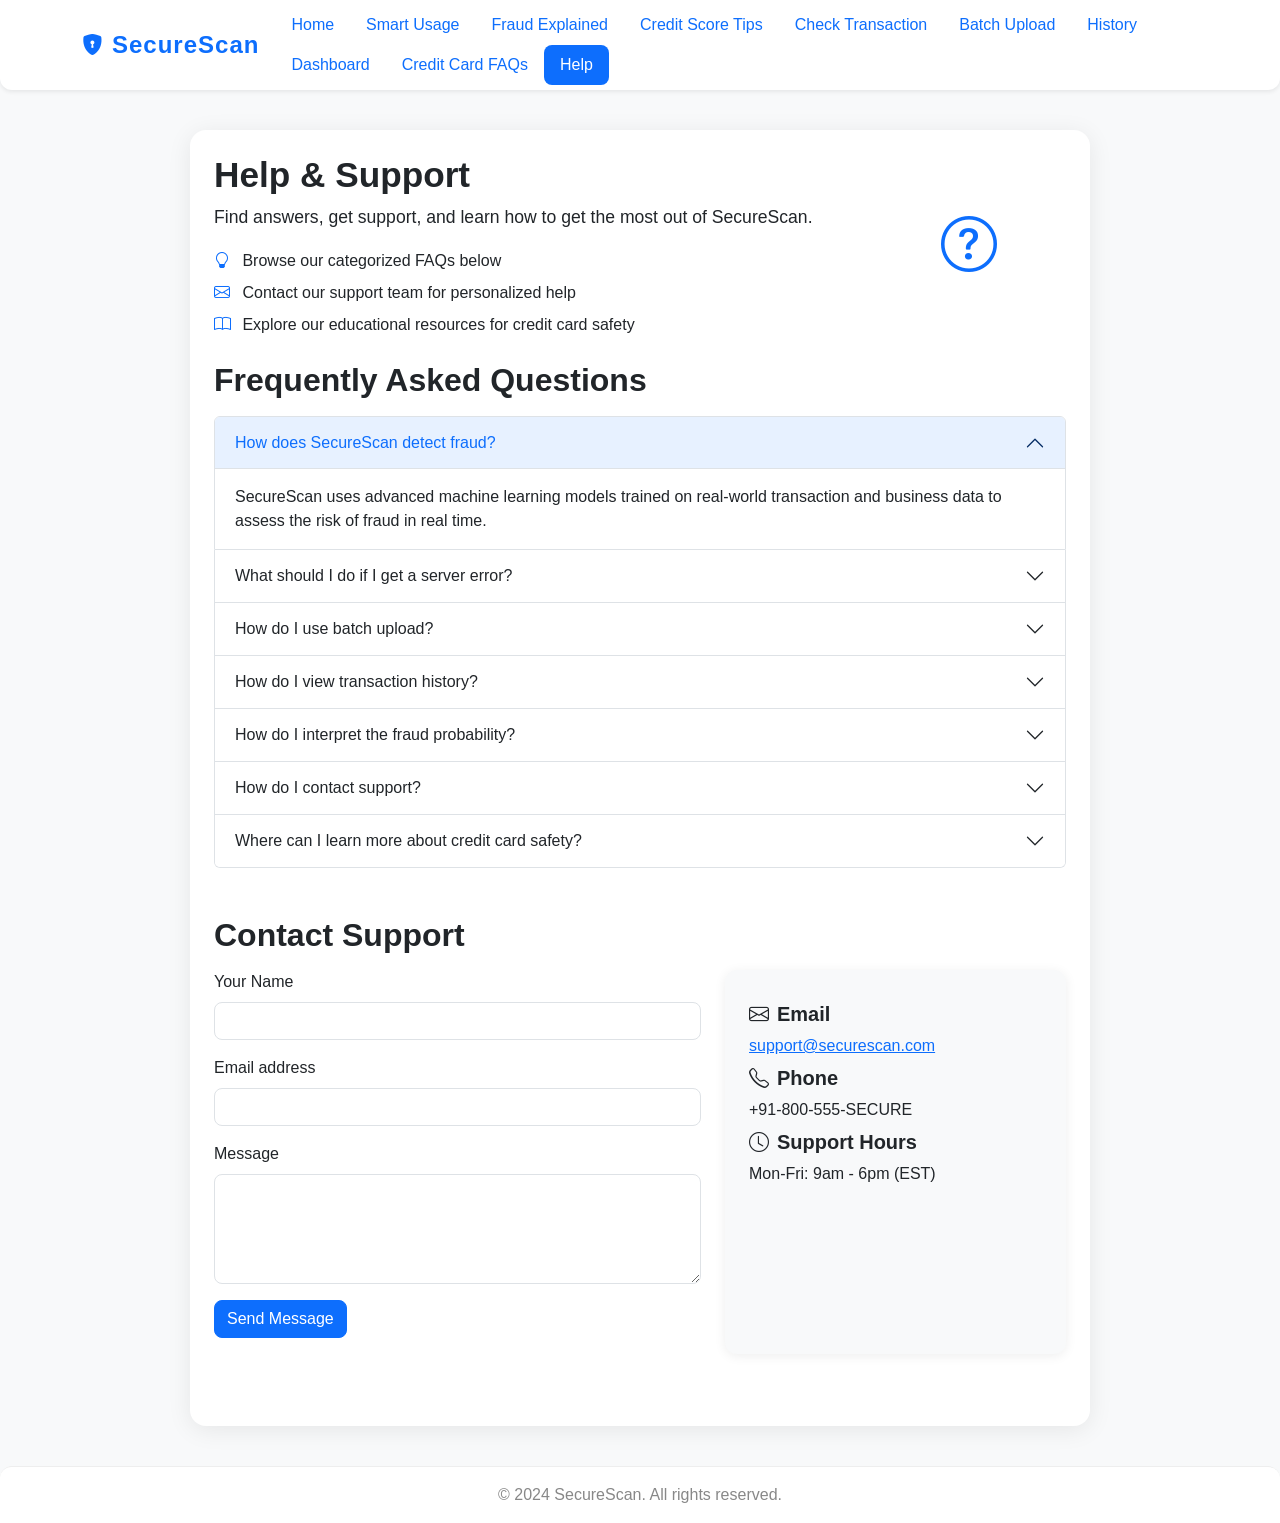
<file: Project/frontend/help.html>
<!DOCTYPE html>
<html lang="en">
<head>
    <meta charset="UTF-8">
    <meta name="viewport" content="width=device-width, initial-scale=1.0">
    <title>SecureScan - Help & Support</title>
    <link href="https://cdn.jsdelivr.net/npm/bootstrap@5.3.2/dist/css/bootstrap.min.css" rel="stylesheet">
    <link href="styles.css" rel="stylesheet">
    <link rel="stylesheet" href="https://cdn.jsdelivr.net/npm/bootstrap-icons@1.7.2/font/bootstrap-icons.css">
    <style>
        body { background: #f8f9fa; }
        .main-card { max-width: 900px; margin: 40px auto; border-radius: 16px; box-shadow: 0 4px 24px rgba(0,0,0,0.08); background: #fff; }
        .footer { background: #fff; border-top: 1px solid #eee; padding: 1rem 0; text-align: center; color: #888; margin-top: 2rem; }
        .navbar-brand .bi { font-size: 1.3rem !important; }
        .navbar-brand { font-size: 1.5rem !important; padding-top: 0.2rem; padding-bottom: 0.2rem; }
        .navbar { padding-top: 0.3rem !important; padding-bottom: 0.3rem !important; }
        .hero-title { font-size: 2.2rem; font-weight: 700; margin-bottom: 0.7rem; }
        .hero-lead { font-size: 1.1rem; margin-bottom: 1.2rem; }
        .help-icon { font-size: 3.5rem; color: #0d6efd; }
        .accordion-button:not(.collapsed) { color: #0d6efd; background: #e7f1ff; }
        .info-card { background: #f8f9fa; border-radius: 12px; padding: 2rem 1.5rem; box-shadow: 0 2px 12px rgba(0,0,0,0.07); }
        @media (max-width: 992px) {
            .main-card { padding: 1.2rem 0.5rem !important; }
            .hero-title { font-size: 1.5rem; }
        }
    </style>
</head>
<body>
    <nav class="navbar navbar-expand-lg navbar-light bg-white shadow-sm mb-4">
        <div class="container">
            <span class="navbar-brand brand d-flex align-items-center">
                <i class="bi bi-shield-lock-fill me-2" style="font-size: 1.3rem; color: #0d6efd;" aria-label="SecureScan logo"></i>
                <span>SecureScan</span>
            </span>
            <button class="navbar-toggler" type="button" data-bs-toggle="collapse" data-bs-target="#navbarNav">
                <span class="navbar-toggler-icon"></span>
            </button>
            <div class="collapse navbar-collapse" id="navbarNav">
                <ul class="nav nav-pills">
                    <li class="nav-item"><a class="nav-link" href="index.html">Home</a></li>
                    <li class="nav-item"><a class="nav-link" href="smart_usage.html">Smart Usage</a></li>
                    <li class="nav-item"><a class="nav-link" href="fraud_explained.html">Fraud Explained</a></li>
                    <li class="nav-item"><a class="nav-link" href="credit_score.html">Credit Score Tips</a></li>
                    <li class="nav-item"><a class="nav-link" href="check.html">Check Transaction</a></li>
                    <li class="nav-item"><a class="nav-link" href="batch.html">Batch Upload</a></li>
                    <li class="nav-item"><a class="nav-link" href="history.html">History</a></li>
                    <li class="nav-item"><a class="nav-link" href="dashboard.html">Dashboard</a></li>
                    <li class="nav-item"><a class="nav-link" href="credit_faq.html">Credit Card FAQs</a></li>
                    <li class="nav-item"><a class="nav-link active" href="help.html">Help</a></li>
                </ul>
            </div>
        </div>
    </nav>
    <div class="container main-card p-4">
        <!-- Hero Section -->
        <div class="row align-items-center mb-4">
            <div class="col-md-9">
                <h1 class="hero-title mb-2">Help & Support</h1>
                <p class="hero-lead">Find answers, get support, and learn how to get the most out of SecureScan.</p>
                <ul class="list-unstyled mt-3 mb-0">
                    <li class="mb-2"><i class="bi bi-lightbulb text-primary me-2"></i> Browse our categorized FAQs below</li>
                    <li class="mb-2"><i class="bi bi-envelope text-primary me-2"></i> Contact our support team for personalized help</li>
                    <li><i class="bi bi-book text-primary me-2"></i> Explore our educational resources for credit card safety</li>
                </ul>
            </div>
            <div class="col-md-3 text-center">
                <i class="bi bi-question-circle help-icon"></i>
            </div>
        </div>

        <!-- FAQ Accordion -->
        <div class="mb-5">
            <h2 class="fw-bold mb-3">Frequently Asked Questions</h2>
            <div class="accordion" id="faqAccordion">
                <div class="accordion-item">
                    <h2 class="accordion-header" id="faq1"><button class="accordion-button" type="button" data-bs-toggle="collapse" data-bs-target="#collapse1">How does SecureScan detect fraud?</button></h2>
                    <div id="collapse1" class="accordion-collapse collapse show" data-bs-parent="#faqAccordion">
                        <div class="accordion-body">SecureScan uses advanced machine learning models trained on real-world transaction and business data to assess the risk of fraud in real time.</div>
                    </div>
                </div>
                <div class="accordion-item">
                    <h2 class="accordion-header" id="faq2"><button class="accordion-button collapsed" type="button" data-bs-toggle="collapse" data-bs-target="#collapse2">What should I do if I get a server error?</button></h2>
                    <div id="collapse2" class="accordion-collapse collapse" data-bs-parent="#faqAccordion">
                        <div class="accordion-body">Check that the backend server is running and accessible. If the problem persists, contact support below.</div>
                    </div>
                </div>
                <div class="accordion-item">
                    <h2 class="accordion-header" id="faq3"><button class="accordion-button collapsed" type="button" data-bs-toggle="collapse" data-bs-target="#collapse3">How do I use batch upload?</button></h2>
                    <div id="collapse3" class="accordion-collapse collapse" data-bs-parent="#faqAccordion">
                        <div class="accordion-body">You can upload a CSV file containing multiple transactions for batch processing. The file should include business category, age, country, monthly revenue, and other required fields. Results will be displayed in a table and can be exported.</div>
                    </div>
                </div>
                <div class="accordion-item">
                    <h2 class="accordion-header" id="faq4"><button class="accordion-button collapsed" type="button" data-bs-toggle="collapse" data-bs-target="#collapse4">How do I view transaction history?</button></h2>
                    <div id="collapse4" class="accordion-collapse collapse" data-bs-parent="#faqAccordion">
                        <div class="accordion-body">Visit the History page to view all past predictions. You can filter by prediction type, business category, country, or batch ID. Results can be exported to CSV for further analysis.</div>
                    </div>
                </div>
                <div class="accordion-item">
                    <h2 class="accordion-header" id="faq5"><button class="accordion-button collapsed" type="button" data-bs-toggle="collapse" data-bs-target="#collapse5">How do I interpret the fraud probability?</button></h2>
                    <div id="collapse5" class="accordion-collapse collapse" data-bs-parent="#faqAccordion">
                        <div class="accordion-body">A higher fraud probability means the transaction is more likely to be fraudulent. Use this information to flag or review suspicious transactions.</div>
                    </div>
                </div>
                <div class="accordion-item">
                    <h2 class="accordion-header" id="faq6"><button class="accordion-button collapsed" type="button" data-bs-toggle="collapse" data-bs-target="#collapse6">How do I contact support?</button></h2>
                    <div id="collapse6" class="accordion-collapse collapse" data-bs-parent="#faqAccordion">
                        <div class="accordion-body">You can use the contact form below or email <a href="mailto:support@securescan.com">support@securescan.com</a> for assistance.</div>
                    </div>
                </div>
                <div class="accordion-item">
                    <h2 class="accordion-header" id="faq7"><button class="accordion-button collapsed" type="button" data-bs-toggle="collapse" data-bs-target="#collapse7">Where can I learn more about credit card safety?</button></h2>
                    <div id="collapse7" class="accordion-collapse collapse" data-bs-parent="#faqAccordion">
                        <div class="accordion-body">Visit our educational pages: <a href="credit_score.html">Credit Score Tips</a>, <a href="smart_usage.html">Smart Usage</a>, <a href="fraud_explained.html">Fraud Explained</a>, and <a href="credit_faq.html">Credit Card FAQs</a>.</div>
                    </div>
                </div>
            </div>
        </div>

        <!-- Contact Support Section -->
        <div class="mb-5">
            <h2 class="fw-bold mb-3">Contact Support</h2>
            <div class="row">
                <div class="col-md-7">
                    <form id="contactForm">
                        <div class="mb-3">
                            <label for="name" class="form-label">Your Name</label>
                            <input type="text" class="form-control" id="name" required>
                        </div>
                        <div class="mb-3">
                            <label for="email" class="form-label">Email address</label>
                            <input type="email" class="form-control" id="email" required>
                        </div>
                        <div class="mb-3">
                            <label for="message" class="form-label">Message</label>
                            <textarea class="form-control" id="message" rows="4" required></textarea>
                        </div>
                        <button type="submit" class="btn btn-primary">Send Message</button>
                        <div id="contactStatus" class="mt-3"></div>
                    </form>
                </div>
                <div class="col-md-5">
                    <div class="info-card h-100">
                        <h5 class="fw-bold mb-2"><i class="bi bi-envelope me-2"></i>Email</h5>
                        <p class="mb-2"><a href="mailto:support@securescan.com">support@securescan.com</a></p>
                        <h5 class="fw-bold mb-2"><i class="bi bi-telephone me-2"></i>Phone</h5>
                        <p class="mb-2">+91-800-555-SECURE</p>
                        <h5 class="fw-bold mb-2"><i class="bi bi-clock me-2"></i>Support Hours</h5>
                        <p class="mb-0">Mon-Fri: 9am - 6pm (EST)</p>
                    </div>
                </div>
            </div>
        </div>
    </div>
    <div class="footer">&copy; 2024 SecureScan. All rights reserved.</div>
    <!-- Toast Container -->
    <div class="toast-container" id="toastContainer" aria-live="polite"></div>
    <button id="backToTop" title="Back to Top" onclick="window.scrollTo({top:0,behavior:'smooth'});"><i class="bi bi-arrow-up"></i></button>
    <div id="spinnerOverlay"><div class="spinner-border text-primary" role="status"><span class="visually-hidden">Loading...</span></div></div>
    <script src="https://cdn.jsdelivr.net/npm/bootstrap@5.3.2/dist/js/bootstrap.bundle.min.js"></script>
    <script>
    function showToast(message, type = 'info') {
        const toastId = 'toast' + Date.now();
        const icon = type === 'success' ? 'bi-check-circle-fill' : type === 'error' ? 'bi-exclamation-triangle-fill' : 'bi-info-circle-fill';
        const bg = type === 'success' ? 'bg-success' : type === 'error' ? 'bg-danger' : 'bg-primary';
        const toast = document.createElement('div');
        toast.className = `toast align-items-center text-white ${bg}`;
        toast.id = toastId;
        toast.setAttribute('role', 'alert');
        toast.setAttribute('aria-live', 'assertive');
        toast.setAttribute('aria-atomic', 'true');
        toast.innerHTML = `
            <div class="d-flex">
                <div class="toast-body"><i class="bi ${icon} me-2"></i>${message}</div>
                <button type="button" class="btn-close btn-close-white me-2 m-auto" data-bs-dismiss="toast" aria-label="Close"></button>
            </div>
        `;
        document.getElementById('toastContainer').appendChild(toast);
        const bsToast = new bootstrap.Toast(toast, { delay: 3500 });
        bsToast.show();
        toast.addEventListener('hidden.bs.toast', () => toast.remove());
    }
    // Back to Top logic
    window.addEventListener('scroll', function() {
      document.getElementById('backToTop').style.display = window.scrollY > 200 ? 'block' : 'none';
    });
    document.getElementById('contactForm').addEventListener('submit', function(e) {
        e.preventDefault();
        const status = document.getElementById('contactStatus');
        status.textContent = '';
        status.className = '';
        // Simulate sending
        setTimeout(() => {
            status.textContent = 'Thank you! Your message has been sent. Our support team will contact you soon.';
            status.className = 'alert alert-success';
            document.getElementById('contactForm').reset();
        }, 1200);
    });
    </script>
</body>
</html>
</file>
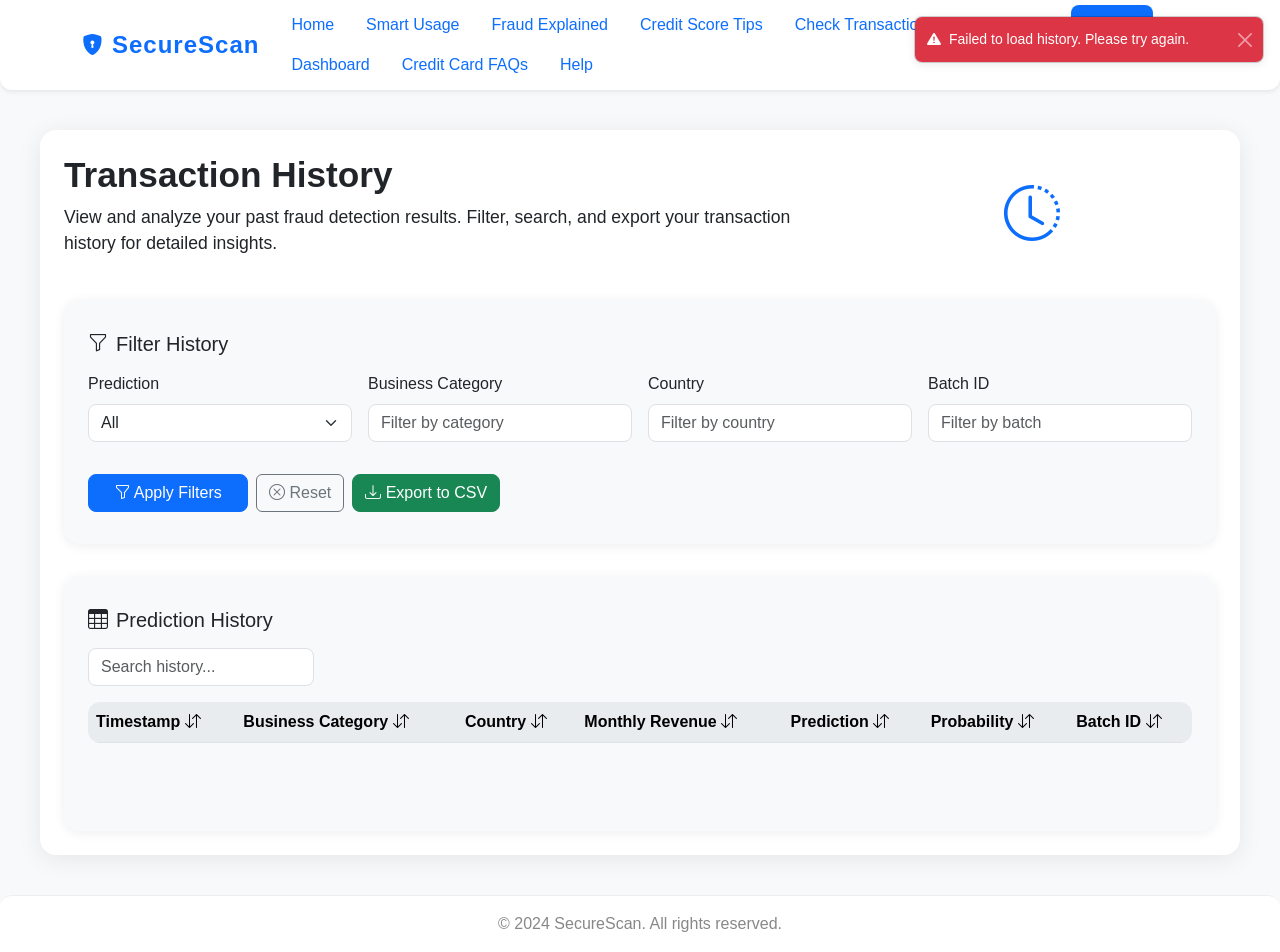
<file: Project/frontend/history.html>
<!DOCTYPE html>
<html lang="en">
<head>
    <meta charset="UTF-8">
    <meta name="viewport" content="width=device-width, initial-scale=1.0">
    <title>SecureScan - History</title>
    <link href="https://cdn.jsdelivr.net/npm/bootstrap@5.3.2/dist/css/bootstrap.min.css" rel="stylesheet">
    <link href="styles.css" rel="stylesheet">
    <link rel="stylesheet" href="https://cdn.jsdelivr.net/npm/bootstrap-icons@1.7.2/font/bootstrap-icons.css">
    <style>
        body { background: #f8f9fa; }
        .main-card { max-width: 1200px; margin: 40px auto; border-radius: 16px; box-shadow: 0 4px 24px rgba(0,0,0,0.08); background: #fff; }
        .footer { background: #fff; border-top: 1px solid #eee; padding: 1rem 0; text-align: center; color: #888; margin-top: 2rem; }
        .navbar-brand .bi { font-size: 1.3rem !important; }
        .navbar-brand { font-size: 1.5rem !important; padding-top: 0.2rem; padding-bottom: 0.2rem; }
        .navbar { padding-top: 0.3rem !important; padding-bottom: 0.3rem !important; }
        .hero-title { font-size: 2.2rem; font-weight: 700; margin-bottom: 0.7rem; }
        .hero-lead { font-size: 1.1rem; margin-bottom: 1.2rem; }
        .filter-card, .history-card { background: #f8f9fa; border-radius: 16px; box-shadow: 0 2px 12px rgba(0,0,0,0.07); padding: 2rem 1.5rem; margin-top: 1.5rem; }
        .form-label { font-weight: 500; }
        .btn-primary { min-width: 160px; }
        .history-card { margin-top: 2rem; }
        #backToTop { display:none; position:fixed; bottom:30px; right:30px; z-index:1050; background:#0d6efd; color:#fff; border:none; border-radius:50%; width:44px; height:44px; font-size:1.5rem; box-shadow:0 2px 8px rgba(0,0,0,0.12); }
        #backToTop:hover { background:#0b5ed7; }
        #spinnerOverlay { display:none; position:fixed; top:0; left:0; right:0; bottom:0; background:rgba(255,255,255,0.7); z-index:2000; align-items:center; justify-content:center; }
        .badge { font-size: 0.85rem; padding: 0.5em 0.8em; }
        @media (max-width: 992px) {
            .main-card { padding: 1.2rem 0.5rem !important; }
            .hero-title { font-size: 1.5rem; }
            .filter-card, .history-card { padding: 1rem 0.5rem; }
        }
    </style>
</head>
<body>
    <nav class="navbar navbar-expand-lg navbar-light bg-white shadow-sm mb-4">
        <div class="container">
            <span class="navbar-brand brand d-flex align-items-center">
                <i class="bi bi-shield-lock-fill me-2" style="font-size: 1.3rem; color: #0d6efd;" aria-label="SecureScan logo"></i>
                <span>SecureScan</span>
            </span>
            <button class="navbar-toggler" type="button" data-bs-toggle="collapse" data-bs-target="#navbarNav">
                <span class="navbar-toggler-icon"></span>
            </button>
            <div class="collapse navbar-collapse" id="navbarNav">
                <ul class="nav nav-pills">
                    <li class="nav-item"><a class="nav-link" href="index.html">Home</a></li>
                    <li class="nav-item"><a class="nav-link" href="smart_usage.html">Smart Usage</a></li>
                    <li class="nav-item"><a class="nav-link" href="fraud_explained.html">Fraud Explained</a></li>
                    <li class="nav-item"><a class="nav-link" href="credit_score.html">Credit Score Tips</a></li>
                    <li class="nav-item"><a class="nav-link" href="check.html">Check Transaction</a></li>
                    <li class="nav-item"><a class="nav-link" href="batch.html">Batch Upload</a></li>
                    <li class="nav-item"><a class="nav-link active" href="history.html">History</a></li>
                    <li class="nav-item"><a class="nav-link" href="dashboard.html">Dashboard</a></li>
                    <li class="nav-item"><a class="nav-link" href="credit_faq.html">Credit Card FAQs</a></li>
                    <li class="nav-item"><a class="nav-link" href="help.html">Help</a></li>
                </ul>
            </div>
        </div>
    </nav>

    <div class="container main-card p-4">
        <!-- Hero Section -->
        <div class="row align-items-center mb-4">
            <div class="col-md-8">
                <h1 class="hero-title mb-2">Transaction History</h1>
                <p class="hero-lead">View and analyze your past fraud detection results. Filter, search, and export your transaction history for detailed insights.</p>
            </div>
            <div class="col-md-4 text-center">
                <i class="bi bi-clock-history" style="font-size:3.5rem;color:#0d6efd;"></i>
            </div>
        </div>

        <!-- Filter Card -->
        <div class="filter-card">
            <h5 class="mb-3"><i class="bi bi-funnel me-2"></i>Filter History</h5>
            <div class="row g-3">
                <div class="col-md-3">
                    <div class="mb-3">
                        <label class="form-label">Prediction</label>
                        <select class="form-select" id="predictionFilter">
                            <option value="">All</option>
                            <option value="1">Fraud</option>
                            <option value="0">Safe</option>
                        </select>
                    </div>
                </div>
                <div class="col-md-3">
                    <div class="mb-3">
                        <label class="form-label">Business Category</label>
                        <input type="text" class="form-control" id="categoryFilter" placeholder="Filter by category">
                    </div>
                </div>
                <div class="col-md-3">
                    <div class="mb-3">
                        <label class="form-label">Country</label>
                        <input type="text" class="form-control" id="countryFilter" placeholder="Filter by country">
                    </div>
                </div>
                <div class="col-md-3">
                    <div class="mb-3">
                        <label class="form-label">Batch ID</label>
                        <input type="text" class="form-control" id="batchFilter" placeholder="Filter by batch">
                    </div>
                </div>
            </div>
            <div class="d-flex gap-2 mt-3">
                <button class="btn btn-primary" id="applyFilters">
                    <i class="bi bi-funnel"></i> Apply Filters
                </button>
                <button class="btn btn-outline-secondary" id="resetFilters">
                    <i class="bi bi-x-circle"></i> Reset
                </button>
                <button class="btn btn-success" id="exportHistory">
                    <i class="bi bi-download"></i> Export to CSV
                </button>
            </div>
        </div>

        <!-- History Card -->
        <div class="history-card">
            <div class="d-flex justify-content-between align-items-center mb-3">
                <h5 class="mb-0"><i class="bi bi-table me-2"></i>Prediction History</h5>
                <div class="text-muted" id="totalCount"></div>
            </div>
            <div class="d-flex justify-content-between align-items-center mb-3">
                <input type="text" class="form-control w-auto" id="tableSearch" placeholder="Search history..." aria-label="Search history" style="max-width: 250px;">
            </div>
            <div class="table-responsive">
                <table class="table table-striped" id="historyTable">
                    <thead>
                        <tr>
                            <th role="button" tabindex="0" aria-label="Sort by Timestamp" data-sort="timestamp">Timestamp <i class="bi bi-arrow-down-up"></i></th>
                            <th role="button" tabindex="0" aria-label="Sort by Business Category" data-sort="business_category">Business Category <i class="bi bi-arrow-down-up"></i></th>
                            <th role="button" tabindex="0" aria-label="Sort by Country" data-sort="country">Country <i class="bi bi-arrow-down-up"></i></th>
                            <th role="button" tabindex="0" aria-label="Sort by Monthly Revenue" data-sort="monthly_revenue">Monthly Revenue <i class="bi bi-arrow-down-up"></i></th>
                            <th role="button" tabindex="0" aria-label="Sort by Prediction" data-sort="prediction">Prediction <i class="bi bi-arrow-down-up"></i></th>
                            <th role="button" tabindex="0" aria-label="Sort by Probability" data-sort="probability">Probability <i class="bi bi-arrow-down-up"></i></th>
                            <th role="button" tabindex="0" aria-label="Sort by Batch ID" data-sort="batch_id">Batch ID <i class="bi bi-arrow-down-up"></i></th>
                        </tr>
                    </thead>
                    <tbody></tbody>
                </table>
            </div>
            <nav aria-label="Page navigation" class="mt-4">
                <ul class="pagination justify-content-center" id="pagination"></ul>
            </nav>
        </div>
    </div>

    <div class="footer">&copy; 2024 SecureScan. All rights reserved.</div>
    <!-- Toast Container -->
    <div class="toast-container" id="toastContainer" aria-live="polite"></div>
    <!-- Spinner Overlay -->
    <div id="spinnerOverlay" style="display:none; position:fixed; top:0; left:0; right:0; bottom:0; background:rgba(255,255,255,0.7); z-index:2000; align-items:center; justify-content:center;">
      <div class="spinner-border text-primary" role="status"><span class="visually-hidden">Loading...</span></div>
    </div>
    <button id="backToTop" title="Back to Top" onclick="window.scrollTo({top:0,behavior:'smooth'});"><i class="bi bi-arrow-up"></i></button>
    <script src="https://cdn.jsdelivr.net/npm/bootstrap@5.3.2/dist/js/bootstrap.bundle.min.js"></script>
    <script>
    function showSpinner(show=true) {
      var spinner = document.getElementById('spinnerOverlay');
      if (spinner) spinner.style.display = show ? 'flex' : 'none';
    }
    function showToast(message, type = 'info') {
        const toastId = 'toast' + Date.now();
        const icon = type === 'success' ? 'bi-check-circle-fill' : type === 'error' ? 'bi-exclamation-triangle-fill' : 'bi-info-circle-fill';
        const bg = type === 'success' ? 'bg-success' : type === 'error' ? 'bg-danger' : 'bg-primary';
        const toast = document.createElement('div');
        toast.className = `toast align-items-center text-white ${bg}`;
        toast.id = toastId;
        toast.setAttribute('role', 'alert');
        toast.setAttribute('aria-live', 'assertive');
        toast.setAttribute('aria-atomic', 'true');
        toast.innerHTML = `
            <div class="d-flex">
                <div class="toast-body"><i class="bi ${icon} me-2"></i>${message}</div>
                <button type="button" class="btn-close btn-close-white me-2 m-auto" data-bs-dismiss="toast" aria-label="Close"></button>
            </div>
        `;
        document.getElementById('toastContainer').appendChild(toast);
        const bsToast = new bootstrap.Toast(toast, { delay: 3500 });
        bsToast.show();
        toast.addEventListener('hidden.bs.toast', () => toast.remove());
    }
    // Back to Top logic
    window.addEventListener('scroll', function() {
      document.getElementById('backToTop').style.display = window.scrollY > 200 ? 'block' : 'none';
    });
    // Enable Bootstrap tooltips
    var tooltipTriggerList = [].slice.call(document.querySelectorAll('[data-bs-toggle="tooltip"]'));
    tooltipTriggerList.forEach(function (tooltipTriggerEl) {
      new bootstrap.Tooltip(tooltipTriggerEl);
    });

    let currentPage = 1;
    const perPage = 10;
    let totalPages = 1;
    let filters = {};
    let tableData = [];
    let sortCol = 'timestamp';
    let sortDir = 'desc';

    // Table sorting and searching
    function renderTable(data) {
        const tbody = document.getElementById('historyTable').querySelector('tbody');
        tbody.innerHTML = '';
        data.forEach(row => {
            const tr = document.createElement('tr');
            tr.innerHTML = `
                <td>${new Date(row.timestamp).toLocaleString()}</td>
                <td>${row.business_category}</td>
                <td>${row.country}</td>
                <td>${row.monthly_revenue.toLocaleString()}</td>
                <td>
                    <span class="badge ${row.prediction ? 'bg-danger' : 'bg-success'}">
                        ${row.prediction ? 'Fraud' : 'Safe'}
                    </span>
                </td>
                <td>${(row.probability * 100).toFixed(1)}%</td>
                <td>${row.batch_id || '-'}</td>
            `;
            tr.classList.add('new-row');
            tbody.appendChild(tr);
        });
    }

    function sortTable(col) {
        if (sortCol === col) sortDir = sortDir === 'asc' ? 'desc' : 'asc';
        else { sortCol = col; sortDir = 'asc'; }
        tableData.sort((a, b) => {
            let v1 = a[col], v2 = b[col];
            if (typeof v1 === 'string') v1 = v1.toLowerCase();
            if (typeof v2 === 'string') v2 = v2.toLowerCase();
            if (v1 < v2) return sortDir === 'asc' ? -1 : 1;
            if (v1 > v2) return sortDir === 'asc' ? 1 : -1;
            return 0;
        });
        renderTable(tableData);
    }

    document.querySelectorAll('#historyTable thead th').forEach(th => {
        th.addEventListener('click', () => sortTable(th.dataset.sort));
        th.addEventListener('keydown', e => { if (e.key === 'Enter') sortTable(th.dataset.sort); });
    });

    document.getElementById('tableSearch').addEventListener('input', function() {
        const q = this.value.toLowerCase();
        renderTable(tableData.filter(row =>
            Object.values(row).some(val => String(val).toLowerCase().includes(q))
        ));
    });

    async function loadHistory(page = 1) {
        try {
            showSpinner(true);
            // Build query string
            const queryParams = new URLSearchParams({
                page: page,
                per_page: perPage,
                ...filters
            });
            const response = await fetch(`http://localhost:5000/history?${queryParams}`);
            if (!response.ok) throw new Error('Failed to load history');
            const data = await response.json();
            totalPages = data.total_pages;
            currentPage = data.page;
            document.getElementById('totalCount').textContent = 
                `Total Records: ${data.total}`;
            tableData = data.results;
            sortTable(sortCol); // will call renderTable
            // Update pagination controls
            updatePagination();
        } catch (error) {
            console.error('Error loading history:', error);
            showToast('Failed to load history. Please try again.', 'error');
        } finally {
            showSpinner(false);
        }
    }

    function updatePagination() {
        const pagination = document.getElementById('pagination');
        pagination.innerHTML = '';

        // Previous button
        const prevLi = document.createElement('li');
        prevLi.className = `page-item ${currentPage === 1 ? 'disabled' : ''}`;
        prevLi.innerHTML = `
            <a class="page-link" href="#" aria-label="Previous">
                <span aria-hidden="true">&laquo;</span>
            </a>
        `;
        prevLi.addEventListener('click', (e) => {
            e.preventDefault();
            if (currentPage > 1) loadHistory(currentPage - 1);
        });
        pagination.appendChild(prevLi);

        // Page numbers
        for (let i = 1; i <= totalPages; i++) {
            const li = document.createElement('li');
            li.className = `page-item ${i === currentPage ? 'active' : ''}`;
            li.innerHTML = `<a class="page-link" href="#">${i}</a>`;
            li.addEventListener('click', (e) => {
                e.preventDefault();
                loadHistory(i);
            });
            pagination.appendChild(li);
        }

        // Next button
        const nextLi = document.createElement('li');
        nextLi.className = `page-item ${currentPage === totalPages ? 'disabled' : ''}`;
        nextLi.innerHTML = `
            <a class="page-link" href="#" aria-label="Next">
                <span aria-hidden="true">&raquo;</span>
            </a>
        `;
        nextLi.addEventListener('click', (e) => {
            e.preventDefault();
            if (currentPage < totalPages) loadHistory(currentPage + 1);
        });
        pagination.appendChild(nextLi);
    }

    // Filter handlers
    document.getElementById('applyFilters').addEventListener('click', () => {
        filters = {
            prediction: document.getElementById('predictionFilter').value,
            business_category: document.getElementById('categoryFilter').value,
            country: document.getElementById('countryFilter').value,
            batch_id: document.getElementById('batchFilter').value
        };
        loadHistory(1);
    });

    document.getElementById('resetFilters').addEventListener('click', () => {
        document.getElementById('predictionFilter').value = '';
        document.getElementById('categoryFilter').value = '';
        document.getElementById('countryFilter').value = '';
        document.getElementById('batchFilter').value = '';
        filters = {};
        loadHistory(1);
    });

    document.getElementById('exportHistory').addEventListener('click', async () => {
        try {
            showSpinner(true);
            // Get all records with current filters
            const queryParams = new URLSearchParams({
                per_page: 1000, // Get all records
                ...filters
            });

            const response = await fetch(`http://localhost:5000/history?${queryParams}`);
            if (!response.ok) throw new Error('Failed to export history');

            const data = await response.json();
            
            // Convert to CSV
            const headers = [
                'Timestamp', 'Business Category', 'Country', 'Monthly Revenue',
                'Prediction', 'Probability', 'Batch ID'
            ];
            
            const csvRows = [
                headers.join(','),
                ...data.results.map(row => [
                    new Date(row.timestamp).toLocaleString(),
                    row.business_category,
                    row.country,
                    row.monthly_revenue,
                    row.prediction ? 'Fraud' : 'Safe',
                    (row.probability * 100).toFixed(1) + '%',
                    row.batch_id || ''
                ].map(cell => `"${cell}"`).join(','))
            ];

            const csvContent = csvRows.join('\n');
            const blob = new Blob([csvContent], { type: 'text/csv' });
            const url = window.URL.createObjectURL(blob);
            const a = document.createElement('a');
            a.href = url;
            a.download = `fraud_detection_history_${new Date().toISOString().slice(0,10)}.csv`;
            document.body.appendChild(a);
            a.click();
            document.body.removeChild(a);
            window.URL.revokeObjectURL(url);

        } catch (error) {
            console.error('Error exporting history:', error);
            showToast('Failed to export history. Please try again.', 'error');
        } finally {
            showSpinner(false);
        }
    });

    // Initial load
    loadHistory();
    </script>
</body>
</html>
</file>
<file: Project/frontend/styles.css>
/* --- Theme Colors --- */
:root {
  --primary: #0d6efd;
  --secondary: #6c757d;
  --success: #198754;
  --danger: #dc3545;
  --light: #f8f9fa;
  --dark: #212529;
  --card-shadow: 0 4px 24px rgba(0,0,0,0.08);
}

body {
  background: var(--light);
  color: var(--dark);
  font-family: 'Segoe UI', Arial, sans-serif;
}

.navbar {
  border-radius: 0 0 12px 12px;
  box-shadow: 0 2px 8px rgba(0,0,0,0.04);
}

.navbar .navbar-brand, .brand {
  font-size: 2rem;
  font-weight: bold;
  color: var(--primary) !important;
  letter-spacing: 1px;
}

.nav-pills .nav-link.active, .navbar-nav .nav-link.active {
  background: var(--primary) !important;
  color: #fff !important;
  border-radius: 8px;
}

.card {
  border-radius: 16px;
  box-shadow: var(--card-shadow);
  border: none;
  margin-bottom: 1.5rem;
}

.card-header {
  background: var(--light);
  border-bottom: 1px solid #eee;
  border-radius: 16px 16px 0 0;
}

.btn-primary, .btn-success, .btn-danger, .btn-secondary {
  border-radius: 8px;
  font-weight: 500;
  transition: background 0.2s, box-shadow 0.2s;
}

.btn-primary:hover, .btn-success:hover, .btn-danger:hover, .btn-secondary:hover {
  box-shadow: 0 2px 8px rgba(13,110,253,0.12);
}

.table {
  border-radius: 12px;
  overflow: hidden;
  background: #fff;
}

.table th, .table td {
  vertical-align: middle;
}

.table-striped > tbody > tr:nth-of-type(odd) {
  background-color: #f3f6fa;
}

.table thead th {
  position: sticky;
  top: 0;
  background: #e9ecef;
  z-index: 2;
}

.badge.bg-danger {
  background: var(--danger) !important;
}
.badge.bg-success {
  background: var(--success) !important;
}

.progress-bar {
  transition: width 0.4s ease;
}

input, select, textarea {
  border-radius: 8px !important;
}

.form-label {
  font-weight: 500;
}

/* Toasts */
.toast-container {
  position: fixed;
  top: 1rem;
  right: 1rem;
  z-index: 9999;
}
.toast {
  min-width: 220px;
  border-radius: 8px;
  box-shadow: 0 2px 8px rgba(0,0,0,0.08);
}

/* Footer */
.footer {
  background: #fff;
  border-top: 1px solid #eee;
  padding: 1rem 0;
  text-align: center;
  color: #888;
  margin-top: 2rem;
  border-radius: 12px 12px 0 0;
}

/* Back to Top Button */
#backToTop {
  display: none;
  position: fixed;
  bottom: 2rem;
  right: 2rem;
  z-index: 1000;
  background: var(--primary);
  color: #fff;
  border: none;
  border-radius: 50%;
  width: 48px;
  height: 48px;
  font-size: 1.5rem;
  box-shadow: 0 2px 8px rgba(13,110,253,0.12);
  cursor: pointer;
  transition: background 0.2s;
}
#backToTop:hover {
  background: var(--dark);
}

/* Animations */
@keyframes rowHighlight {
  0% { background: #d1e7dd; }
  100% { background: inherit; }
}
.table tr.new-row {
  animation: rowHighlight 1.5s;
}

/* Responsive Tweaks */
@media (max-width: 600px) {
  .main-card, .card { margin: 1rem 0; }
  .navbar .navbar-brand { font-size: 1.3rem; }
}

/* Spinner Overlay */
#spinnerOverlay {
  display: none;
  position: fixed;
  top: 0; left: 0; right: 0; bottom: 0;
  background: rgba(255,255,255,0.7);
  z-index: 2000;
  align-items: center;
  justify-content: center;
}
#spinnerOverlay.active {
  display: flex;
}

/* Spinner */
.spinner-border {
  width: 3rem;
  height: 3rem;
  border-width: 0.3em;
}
</file>
